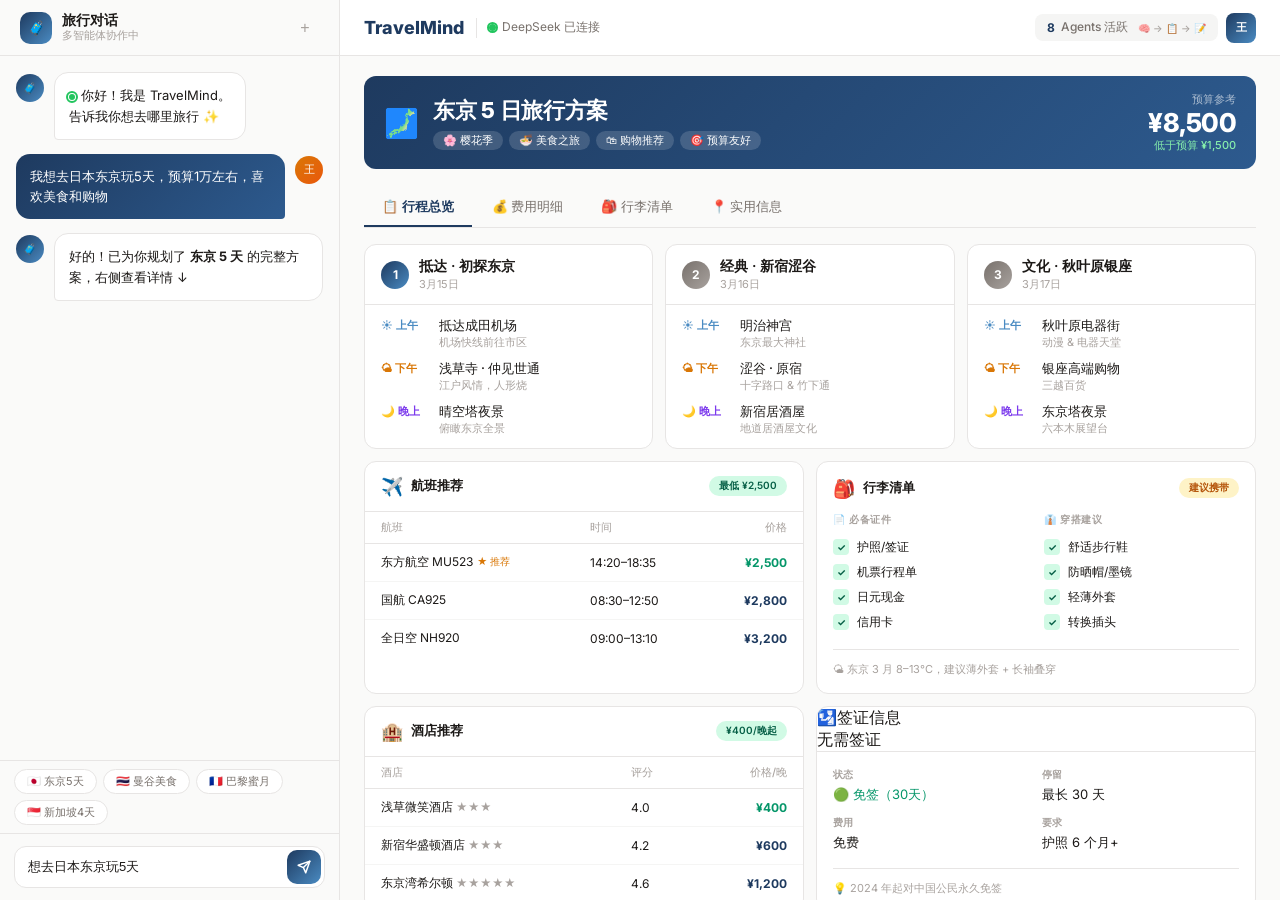
<file: design_v3.html>
<!DOCTYPE html>
<html lang="zh-CN">
<head>
<meta charset="UTF-8">
<meta name="viewport" content="width=device-width, initial-scale=1.0">
<title>TravelMind v3</title>
<link rel="preconnect" href="https://fonts.googleapis.com">
<link href="https://fonts.googleapis.com/css2?family=Inter:wght@300;400;500;600;700;800&display=swap" rel="stylesheet">
<style>
*{margin:0;padding:0;box-sizing:border-box}
html,body{height:100%;font-family:'Inter',sans-serif;background:#F5F5F4;color:#1C1917;overflow:hidden}
::-webkit-scrollbar{width:3px}
::-webkit-scrollbar-thumb{background:#D6D3D1;border-radius:2px}
.app{display:flex;height:100vh;width:100vw}
/* LEFT SIDEBAR */
.sidebar{width:340px;min-width:340px;display:flex;flex-direction:column;border-right:1px solid #E7E5E4;background:#FAFAF9}
.sidebar-header{height:56px;min-height:56px;display:flex;align-items:center;gap:10px;padding:0 20px;border-bottom:1px solid #E7E5E4}
.sidebar-header .avatar{width:32px;height:32px;border-radius:10px;background:linear-gradient(135deg,#1E3A5F,#4A8BC2);display:flex;align-items:center;justify-content:center;color:white;font-size:14px;flex-shrink:0}
.sidebar-header .info{flex:1;min-width:0}
.sidebar-header .name{font-size:14px;font-weight:700;line-height:1.2}
.sidebar-header .sub{font-size:11px;color:#A8A29E}
.sidebar-header .close-btn{width:28px;height:28px;border-radius:8px;border:none;background:none;cursor:pointer;color:#A8A29E;display:flex;align-items:center;justify-content:center;font-size:16px}
.sidebar-header .close-btn:hover{background:#E7E5E4}
.msgs{flex:1;overflow-y:auto;padding:16px;display:flex;flex-direction:column;gap:14px}
.msgs .msg{display:flex;gap:10px;align-items:flex-start}
.msgs .msg.own{flex-direction:row-reverse}
.msgs .msg-avatar{width:28px;height:28px;border-radius:50%;display:flex;align-items:center;justify-content:center;font-size:11px;flex-shrink:0;margin-top:2px}
.msgs .msg-bubble{max-width:88%;padding:12px 14px;font-size:13px;line-height:1.6;border-radius:14px}
.msgs .msg-bubble.ai{background:white;border:1px solid #E7E5E4;border-bottom-left-radius:4px;color:#1C1917}
.msgs .msg-bubble.user{background:linear-gradient(135deg,#1E3A5F,#2D5A8E);color:white;border-bottom-right-radius:4px}
.msgs .msg-bubble .live-dot{display:inline-block;width:6px;height:6px;border-radius:50%;background:#22C55E;position:relative;margin-right:6px}
.msgs .msg-bubble .live-dot::after{content:'';position:absolute;inset:-3px;border-radius:50%;border:2px solid #22C55E;animation:pls 2s infinite}
@keyframes pls{0%{transform:scale(1);opacity:1}100%{transform:scale(2);opacity:0}}
.quick-row{padding:8px 14px;display:flex;gap:6px;flex-wrap:wrap;border-top:1px solid #E7E5E4}
.quick-row .chip{padding:4px 12px;border-radius:14px;font-size:11px;border:1px solid #E7E5E4;background:white;cursor:pointer;transition:all .15s;color:#78716C}
.quick-row .chip:hover{border-color:#1E3A5F;color:#1E3A5F}
.input-row{padding:12px 14px;border-top:1px solid #E7E5E4}
.input-wrap{display:flex;align-items:center;gap:6px;background:white;border:1.5px solid #E7E5E4;border-radius:12px;padding:3px;transition:all .2s}
.input-wrap:focus-within{border-color:#1E3A5F;box-shadow:0 0 0 3px rgba(30,58,95,0.08)}
.input-wrap input{flex:1;border:none;outline:none;background:transparent;font-size:13px;padding:5px 10px;color:#1C1917}
.input-wrap input::placeholder{color:#A8A29E}
.input-wrap button{width:34px;height:34px;border-radius:10px;border:none;background:linear-gradient(135deg,#1E3A5F,#4A8BC2);color:white;cursor:pointer;display:flex;align-items:center;justify-content:center;transition:all .15s;flex-shrink:0}
.input-wrap button:hover{transform:scale(1.05)}
.input-wrap button svg{width:14px;height:14px;fill:none;stroke:white;stroke-width:2.5;stroke-linecap:round;stroke-linejoin:round}
/* MAIN AREA */
.main{flex:1;display:flex;flex-direction:column;overflow:hidden;background:#FAFAF9}
.main-nav{height:56px;min-height:56px;display:flex;align-items:center;justify-content:space-between;padding:0 24px;border-bottom:1px solid #E7E5E4;background:white}
.main-nav .left{display:flex;align-items:center;gap:12px}
.main-nav .left .logo{font-weight:800;font-size:18px;color:#1E3A5F}
.main-nav .left .sep{width:1px;height:20px;background:#E7E5E4}
.main-nav .left .status{display:flex;align-items:center;gap:6px;font-size:12px;color:#78716C}
.main-nav .left .status .dot{width:7px;height:7px;border-radius:50%;background:#22C55E;position:relative}
.main-nav .left .status .dot::after{content:'';position:absolute;inset:-2px;border-radius:50%;border:2px solid #22C55E;animation:pls 2s infinite}
.main-nav .right{display:flex;align-items:center;gap:8px}
.main-nav .right .agent-count{display:flex;align-items:center;gap:6px;padding:5px 12px;border-radius:8px;background:#F5F5F4;font-size:12px;font-weight:500;color:#78716C}
.main-nav .right .agent-count .num{font-weight:700;color:#1E3A5F}
.main-nav .right .user-icon{width:30px;height:30px;border-radius:8px;background:linear-gradient(135deg,#1E3A5F,#4A8BC2);display:flex;align-items:center;justify-content:center;color:white;font-size:11px;font-weight:600}
.scroll-area{flex:1;overflow-y:auto;padding:20px 24px}
/* HERO COMPACT */
.hero{display:flex;align-items:center;justify-content:space-between;padding:16px 20px;border-radius:12px;background:linear-gradient(135deg,#1E3A5F,#2D5A8E);color:white;margin-bottom:20px}
.hero .h-main{display:flex;align-items:center;gap:14px}
.hero .h-main .icon{font-size:28px}
.hero .h-main .info h1{font-size:22px;font-weight:800;letter-spacing:-0.3px}
.hero .h-main .info .tags{display:flex;gap:6px;margin-top:5px}
.hero .h-main .info .tags span{padding:2px 10px;border-radius:12px;font-size:11px;font-weight:500;background:rgba(255,255,255,0.15)}
.hero .h-data{text-align:right}
.hero .h-data .lbl{font-size:11px;opacity:.6}
.hero .h-data .amt{font-size:26px;font-weight:800;letter-spacing:-0.5px}
.hero .h-data .sav{font-size:11px;color:#86EFAC;font-weight:500}
/* TABS */
.tab-row{display:flex;gap:2px;margin-bottom:16px;border-bottom:1px solid #E7E5E4}
.tab-row button{padding:9px 18px;font-size:13px;font-weight:500;border:none;background:none;cursor:pointer;color:#78716C;position:relative;transition:all .15s;border-bottom:2px solid transparent}
.tab-row button:hover{color:#1C1917}
.tab-row button.active{color:#1E3A5F;font-weight:600;border-bottom-color:#1E3A5F}
/* GRID */
.grid-3{display:grid;grid-template-columns:1fr 1fr 1fr;gap:12px;margin-bottom:12px}
.grid-2{display:grid;grid-template-columns:1fr 1fr;gap:12px;margin-bottom:12px}
.card{border-radius:12px;background:white;border:1px solid #E7E5E4;overflow:hidden;transition:all .2s}
.card:hover{box-shadow:0 8px 30px -12px rgba(0,0,0,0.1)}
.card-h{padding:12px 16px;display:flex;align-items:center;gap:10px;border-bottom:1px solid #E7E5E4}
.card-h .num{width:28px;height:28px;border-radius:50%;display:flex;align-items:center;justify-content:center;font-size:12px;font-weight:700;color:white;flex-shrink:0}
.card-h .num.blue{background:linear-gradient(135deg,#1E3A5F,#4A8BC2)}
.card-h .num.gray{background:linear-gradient(135deg,#78716C,#A8A29E)}
.card-h .t-info .t-title{font-size:14px;font-weight:600}
.card-h .t-info .t-date{font-size:11px;color:#A8A29E;margin-top:1px}
.card-b{padding:12px 16px;display:flex;flex-direction:column;gap:10px}
.card-b .act{display:flex;gap:10px;align-items:flex-start}
.card-b .act .tm{font-size:11px;font-weight:600;width:48px;flex-shrink:0;padding-top:1px}
.card-b .act .tm.mor{color:#4A8BC2}
.card-b .act .tm.aft{color:#D97706}
.card-b .act .tm.eve{color:#7C3AED}
.card-b .act .d p{font-size:13px;font-weight:500;line-height:1.3}
.card-b .act .d .s{font-size:11px;color:#A8A29E;margin-top:1px}
/* Table card */
.table-wrap{padding:0}
.table-wrap .t-h{padding:14px 16px;display:flex;align-items:center;justify-content:space-between;border-bottom:1px solid #E7E5E4}
.table-wrap .t-h .tl{display:flex;align-items:center;gap:8px}
.table-wrap .t-h .tl .ico{font-size:18px}
.table-wrap .t-h .tl .tx{font-size:13px;font-weight:600}
.table-wrap .t-h .badge{padding:3px 10px;border-radius:10px;font-size:10px;font-weight:600}
.table-wrap .t-h .badge.green{background:#D1FAE5;color:#065F46}
.table-wrap .t-h .badge.amber{background:#FEF3C7;color:#B45309}
.table-wrap table{width:100%;border-collapse:collapse;font-size:12px}
.table-wrap table th{padding:8px 16px;text-align:left;font-weight:500;color:#A8A29E;font-size:11px;border-bottom:1px solid #E7E5E4}
.table-wrap table td{padding:10px 16px;border-bottom:1px solid #F5F5F4;font-size:12px}
.table-wrap table tr:last-child td{border-bottom:none}
.table-wrap table .rec{display:inline-flex;align-items:center;gap:4px}
.table-wrap table .rec .star{color:#D97706;font-size:10px}
.table-wrap table .pr{font-weight:700;color:#1E3A5F}
.table-wrap table .pr.green{color:#059669}
/* Tall card (packing/tall content) */
.tall-card{padding:16px}
.tall-card .t-hdr{display:flex;align-items:center;justify-content:space-between;margin-bottom:14px}
.tall-card .t-hdr .tl{display:flex;align-items:center;gap:8px}
.tall-card .t-hdr .tl .ico{font-size:18px}
.tall-card .t-hdr .tl .tx{font-size:13px;font-weight:600}
.tall-card .t-hdr .badge{padding:3px 10px;border-radius:10px;font-size:10px;font-weight:600}
.tall-card .t-hdr .badge.amber{background:#FEF3C7;color:#B45309}
.tall-card .t-hdr .badge.green{background:#D1FAE5;color:#065F46}
.tall-card .grid-2i{display:grid;grid-template-columns:1fr 1fr;gap:16px}
.tall-card .g-sec .g-title{font-size:10px;font-weight:600;color:#A8A29E;text-transform:uppercase;letter-spacing:.5px;margin-bottom:8px}
.tall-card .g-sec .item{display:flex;align-items:center;gap:8px;padding:4px 0;font-size:12px}
.tall-card .g-sec .item .ck{width:16px;height:16px;border-radius:4px;background:#D1FAE5;display:flex;align-items:center;justify-content:center;color:#065F46;font-size:10px;font-weight:700;flex-shrink:0}
.tall-card .footnote{margin-top:14px;padding-top:12px;border-top:1px solid #E7E5E4;font-size:11px;color:#A8A29E;display:flex;align-items:center;gap:6px}
/* Visa card */
.visa-grid{display:grid;grid-template-columns:1fr 1fr;gap:12px;padding:16px}
.visa-grid .v-item .v-lbl{font-size:10px;font-weight:600;color:#A8A29E;text-transform:uppercase;margin-bottom:4px}
.visa-grid .v-item .v-val{font-size:13px}
.visa-note{margin:0 16px 14px;padding-top:12px;border-top:1px solid #E7E5E4;font-size:11px;color:#A8A29E}
</style>
</head>
<body>
<div class="app">
  <!-- SIDEBAR -->
  <div class="sidebar">
    <div class="sidebar-header">
      <div class="avatar">🧳</div>
      <div class="info"><div class="name">旅行对话</div><div class="sub">多智能体协作中</div></div>
      <button class="close-btn">+</button>
    </div>
    <div class="msgs">
      <div class="msg"><div class="msg-avatar" style="background:linear-gradient(135deg,#1E3A5F,#4A8BC2);color:white">🧳</div><div class="msg-bubble ai"><span class="live-dot"></span>你好！我是 TravelMind。<br>告诉我你想去哪里旅行 ✨</div></div>
      <div class="msg own"><div class="msg-avatar" style="background:linear-gradient(135deg,#D97706,#EA580C);color:white">王</div><div class="msg-bubble user">我想去日本东京玩5天，预算1万左右，喜欢美食和购物</div></div>
      <div class="msg"><div class="msg-avatar" style="background:linear-gradient(135deg,#1E3A5F,#4A8BC2);color:white">🧳</div><div class="msg-bubble ai">好的！已为你规划了 <strong>东京 5 天</strong> 的完整方案，右侧查看详情 ↓</div></div>
    </div>
    <div class="quick-row">
      <span class="chip">🇯🇵 东京5天</span><span class="chip">🇹🇭 曼谷美食</span><span class="chip">🇫🇷 巴黎蜜月</span><span class="chip">🇸🇬 新加坡4天</span>
    </div>
    <div class="input-row">
      <div class="input-wrap">
        <input type="text" placeholder="输入旅行需求..." value="想去日本东京玩5天">
        <button><svg viewBox="0 0 24 24"><path d="M22 2L11 13"/><path d="M22 2L15 22L11 13L2 9L22 2z"/></svg></button>
      </div>
    </div>
  </div>

  <!-- MAIN -->
  <div class="main">
    <div class="main-nav">
      <div class="left">
        <div class="logo">TravelMind</div>
        <div class="sep"></div>
        <div class="status"><span class="dot"></span>DeepSeek 已连接</div>
      </div>
      <div class="right">
        <div class="agent-count"><span class="num">8</span> Agents 活跃 <span style="margin-left:4px;font-size:10px;color:#A8A29E">🧠 → 📋 → 📝</span></div>
        <div class="user-icon">王</div>
      </div>
    </div>

    <div class="scroll-area">
      <!-- HERO -->
      <div class="hero">
        <div class="h-main">
          <div class="icon">🗾</div>
          <div class="info">
            <h1>东京 5 日旅行方案</h1>
            <div class="tags"><span>🌸 樱花季</span><span>🍜 美食之旅</span><span>🛍 购物推荐</span><span>🎯 预算友好</span></div>
          </div>
        </div>
        <div class="h-data">
          <div class="lbl">预算参考</div>
          <div class="amt">¥8,500</div>
          <div class="sav">低于预算 ¥1,500</div>
        </div>
      </div>

      <!-- TABS -->
      <div class="tab-row">
        <button class="active">📋 行程总览</button>
        <button>💰 费用明细</button>
        <button>🎒 行李清单</button>
        <button>📍 实用信息</button>
      </div>

      <!-- 3 DAY CARDS -->
      <div class="grid-3">
        <div class="card"><div class="card-h"><div class="num blue">1</div><div class="t-info"><div class="t-title">抵达 · 初探东京</div><div class="t-date">3月15日</div></div></div><div class="card-b"><div class="act"><span class="tm mor">☀ 上午</span><div class="d"><p>抵达成田机场</p><div class="s">机场快线前往市区</div></div></div><div class="act"><span class="tm aft">🌤 下午</span><div class="d"><p>浅草寺 · 仲见世通</p><div class="s">江户风情，人形烧</div></div></div><div class="act"><span class="tm eve">🌙 晚上</span><div class="d"><p>晴空塔夜景</p><div class="s">俯瞰东京全景</div></div></div></div></div>
        <div class="card"><div class="card-h"><div class="num gray">2</div><div class="t-info"><div class="t-title">经典 · 新宿涩谷</div><div class="t-date">3月16日</div></div></div><div class="card-b"><div class="act"><span class="tm mor">☀ 上午</span><div class="d"><p>明治神宫</p><div class="s">东京最大神社</div></div></div><div class="act"><span class="tm aft">🌤 下午</span><div class="d"><p>涩谷 · 原宿</p><div class="s">十字路口 & 竹下通</div></div></div><div class="act"><span class="tm eve">🌙 晚上</span><div class="d"><p>新宿居酒屋</p><div class="s">地道居酒屋文化</div></div></div></div></div>
        <div class="card"><div class="card-h"><div class="num gray">3</div><div class="t-info"><div class="t-title">文化 · 秋叶原银座</div><div class="t-date">3月17日</div></div></div><div class="card-b"><div class="act"><span class="tm mor">☀ 上午</span><div class="d"><p>秋叶原电器街</p><div class="s">动漫 & 电器天堂</div></div></div><div class="act"><span class="tm aft">🌤 下午</span><div class="d"><p>银座高端购物</p><div class="s">三越百货</div></div></div><div class="act"><span class="tm eve">🌙 晚上</span><div class="d"><p>东京塔夜景</p><div class="s">六本木展望台</div></div></div></div></div>
      </div>

      <!-- BOTTOM 2x2 GRID -->
      <div class="grid-2">
        <!-- FLIGHTS - tall table -->
        <div class="card table-wrap">
          <div class="t-h"><div class="tl"><span class="ico">✈️</span><span class="tx">航班推荐</span></div><span class="badge green">最低 ¥2,500</span></div>
          <table><thead><tr><th>航班</th><th>时间</th><th style="text-align:right">价格</th></tr></thead><tbody>
            <tr><td><span class="rec"><span>东方航空 MU523</span><span class="star">★ 推荐</span></span></td><td>14:20–18:35</td><td style="text-align:right"><span class="pr green">¥2,500</span></td></tr>
            <tr><td>国航 CA925</td><td>08:30–12:50</td><td style="text-align:right"><span class="pr">¥2,800</span></td></tr>
            <tr><td>全日空 NH920</td><td>09:00–13:10</td><td style="text-align:right"><span class="pr">¥3,200</span></td></tr>
          </tbody></table>
        </div>
        <!-- PACKING - tall content card -->
        <div class="card">
          <div class="tall-card">
            <div class="t-hdr"><div class="tl"><span class="ico">🎒</span><span class="tx">行李清单</span></div><span class="badge amber">建议携带</span></div>
            <div class="grid-2i">
              <div class="g-sec"><div class="g-title">📄 必备证件</div>
                <div class="item"><span class="ck">✓</span>护照/签证</div><div class="item"><span class="ck">✓</span>机票行程单</div>
                <div class="item"><span class="ck">✓</span>日元现金</div><div class="item"><span class="ck">✓</span>信用卡</div>
              </div>
              <div class="g-sec"><div class="g-title">👔 穿搭建议</div>
                <div class="item"><span class="ck">✓</span>舒适步行鞋</div><div class="item"><span class="ck">✓</span>防晒帽/墨镜</div>
                <div class="item"><span class="ck">✓</span>轻薄外套</div><div class="item"><span class="ck">✓</span>转换插头</div>
              </div>
            </div>
            <div class="footnote">🌤 东京 3 月 8–13°C，建议薄外套 + 长袖叠穿</div>
          </div>
        </div>
        <!-- HOTELS -->
        <div class="card table-wrap">
          <div class="t-h"><div class="tl"><span class="ico">🏨</span><span class="tx">酒店推荐</span></div><span class="badge green">¥400/晚起</span></div>
          <table><thead><tr><th>酒店</th><th>评分</th><th style="text-align:right">价格/晚</th></tr></thead><tbody>
            <tr><td>浅草微笑酒店 <span style="color:#A8A29E;font-size:11px">★★★</span></td><td>4.0</td><td style="text-align:right"><span class="pr green">¥400</span></td></tr>
            <tr><td>新宿华盛顿酒店 <span style="color:#A8A29E;font-size:11px">★★★</span></td><td>4.2</td><td style="text-align:right"><span class="pr">¥600</span></td></tr>
            <tr><td>东京湾希尔顿 <span style="color:#A8A29E;font-size:11px">★★★★★</span></td><td>4.6</td><td style="text-align:right"><span class="pr">¥1,200</span></td></tr>
          </tbody></table>
        </div>
        <!-- VISA -->
        <div class="card">
          <div class="t-h" style="border-bottom:1px solid #E7E5E4"><div class="tl"><span class="ico">🛂</span><span class="tx">签证信息</span></div><span class="badge green">无需签证</span></div>
          <div class="visa-grid">
            <div class="v-item"><div class="v-lbl">状态</div><div class="v-val" style="color:#059669">🟢 免签（30天）</div></div>
            <div class="v-item"><div class="v-lbl">停留</div><div class="v-val">最长 30 天</div></div>
            <div class="v-item"><div class="v-lbl">费用</div><div class="v-val">免费</div></div>
            <div class="v-item"><div class="v-lbl">要求</div><div class="v-val">护照 6 个月+</div></div>
          </div>
          <div class="visa-note">💡 2024 年起对中国公民永久免签</div>
        </div>
      </div>

      <!-- FOOTER -->
      <div style="height:40px;display:flex;align-items:center;justify-content:space-between;margin-top:12px;font-size:11px;color:#A8A29E;border-top:1px solid #E7E5E4;padding-top:12px">
        <span>TravelMind · DeepSeek + LangGraph 多智能体架构</span>
        <span>🧠 总调度 → 🧭 目的地 → 📋 行程 → 💰 机酒 → 🛂 签证 → 🎒 清单 → 📍 本地 → 📝 汇总</span>
      </div>
    </div>
  </div>
</div>
</body>
</html>
</file>
